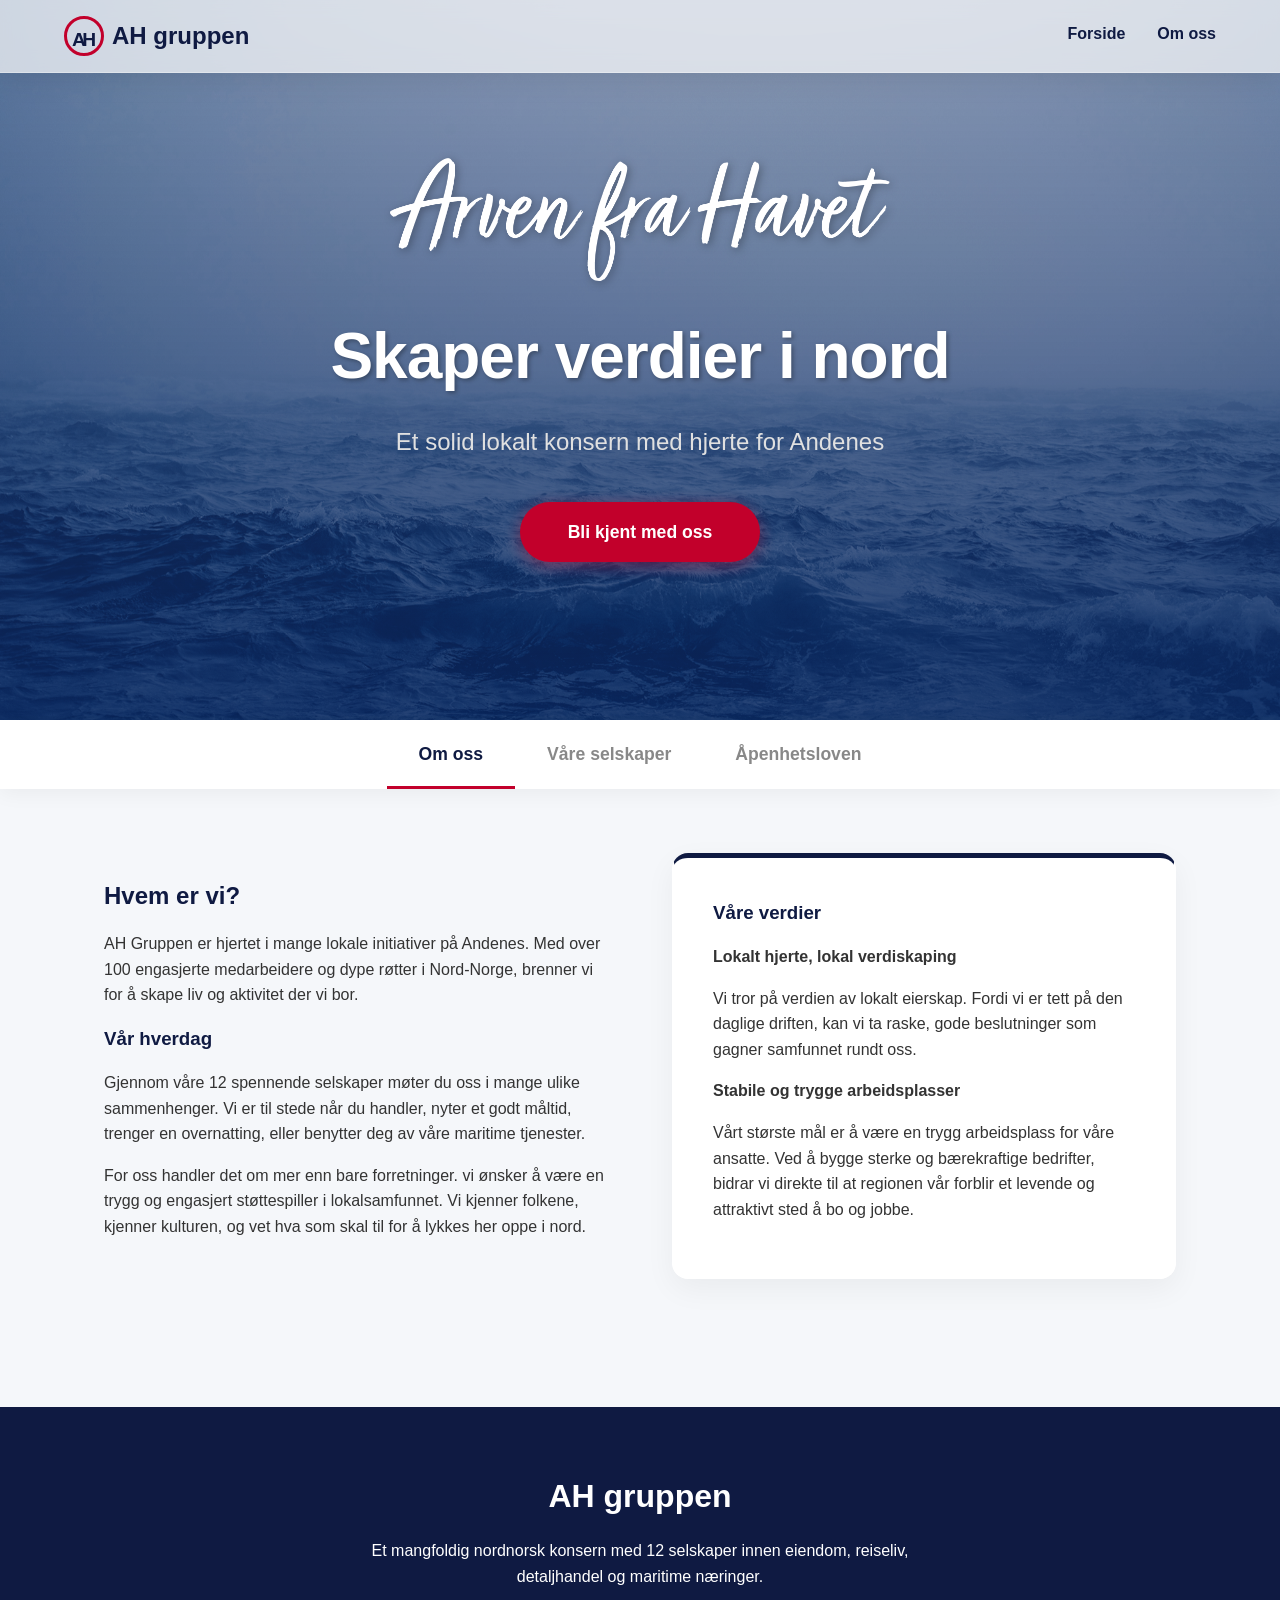
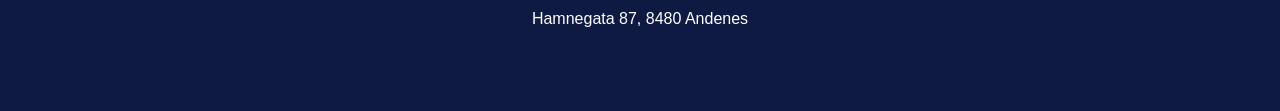
<file: index.html>
<!DOCTYPE html>
<html lang="no">
<head>
    <meta charset="UTF-8">
    <meta name="viewport" content="width=device-width, initial-scale=1.0">
    <title>AH Gruppen - Arven fra Havet</title>
    <meta name="description" content="AH Gruppen er et nordnorsk konsern med virksomhet innen eiendom, detaljhandel og maritime næringer.">
    <link rel="stylesheet" href="style.css">
    <link rel="preconnect" href="https://fonts.googleapis.com">
    <link rel="preconnect" href="https://fonts.gstatic.com" crossorigin>
    <link rel="icon" href="assets/AHLOGO.png" type="image/png">
    <script src="app.js" defer></script>
</head>
<body>
    <header class="navbar glass-effect">
        <div class="logo">
            <span class="logo-circle">
                <span class="logo-a">A</span>
                <span class="logo-h">H</span>
            </span>
            <span class="logo-text">AH gruppen</span>
        </div>
        <nav class="nav-links">
            <a href="#home" class="nav-item">Forside</a>
            <a href="#om-oss" class="nav-item">Om oss</a>
        </nav>
        <button class="menu-toggle" aria-label="Toggle menu">
            <span></span>
            <span></span>
            <span></span>
        </button>
    </header>

    <main>
        <section class="hero" id="home">
            <div class="hero-bg"></div>
            <div class="hero-content">
                <img src="assets/ArvenfraHavet.hvit.png" alt="Arven fra Havet" class="hero-logo">
                <h1 class="title">Skaper verdier i nord</h1>
                <p class="year">Et solid lokalt konsern med hjerte for Andenes</p>
                <a href="#rapport-innhold" class="scroll-down">Bli kjent med oss</a>
            </div>
        </section>

        <div class="report-nav-wrapper" id="rapport-innhold">
            <nav class="report-nav">
                <button class="tab-btn active" data-target="om-oss">Om oss</button>
                <button class="tab-btn" data-target="selskaper">Våre selskaper</button>
                <button class="tab-btn" data-target="slik-jobber-vi">Åpenhetsloven</button>
            </nav>
        </div>

        <div class="report-content-container">
            <section id="om-oss" class="report-section active fade-in-up">
                <div class="split-layout">
                    <div class="text-col">
                        <h2>Hvem er vi?</h2>
                        <p>AH Gruppen er hjertet i mange lokale initiativer på Andenes. Med over 100 engasjerte medarbeidere og dype røtter i Nord-Norge, brenner vi for å skape liv og aktivitet der vi bor.</p>
                        
                        <h3>Vår hverdag</h3>
                        <p>Gjennom våre 12 spennende selskaper møter du oss i mange ulike sammenhenger. Vi er til stede når du handler, nyter et godt måltid, trenger en overnatting, eller benytter deg av våre maritime tjenester.</p>
                        <p>For oss handler det om mer enn bare forretninger. vi ønsker å være en trygg og engasjert støttespiller i lokalsamfunnet. Vi kjenner folkene, kjenner kulturen, og vet hva som skal til for å lykkes her oppe i nord.</p>
                    </div>
                    <div class="img-col">
                         <div class="card glass-card">
                            <h3>Våre verdier</h3>
                            <p><strong>Lokalt hjerte, lokal verdiskaping</strong></p>
                            <p>Vi tror på verdien av lokalt eierskap. Fordi vi er tett på den daglige driften, kan vi ta raske, gode beslutninger som gagner samfunnet rundt oss.</p>
                            <p><strong>Stabile og trygge arbeidsplasser</strong></p>
                            <p>Vårt største mål er å være en trygg arbeidsplass for våre ansatte. Ved å bygge sterke og bærekraftige bedrifter, bidrar vi direkte til at regionen vår forblir et levende og attraktivt sted å bo og jobbe.</p>
                        </div>
                    </div>
                </div>
            </section>

            <section id="slik-jobber-vi" class="report-section fade-in-up">
                <div class="split-layout reverse">
                     <div class="text-col">
                        <h2>Åpenhetsloven i AH Gruppen</h2>
                        <p>Denne redegjørelsen er gjeldende for AH Gruppen AS med datterselskaper.</p>
                        <p>AH Gruppen har arbeidet med å implementere Åpenhetsloven i tråd med OECDs modell for aktsomhetsvurderinger for ansvarlig næringsliv. Våre aktsomhetsvurderinger foretas i tråd med OECDs retningslinjer for flernasjonale selskaper på området for menneskerettigheter.</p>
                        
                        <h3>Forklaring av ansvar</h3>
                        <p>Arbeidet med å sikre etterlevelse er forankret i styret. Daglig leder <strong>Arne Roald Heggelund-Larssen</strong> har overordnet ansvar for etterlevelse i det daglige.</p>
                        
                        <h3>Vårt verdigrunnlag</h3>
                        <p>Målet er fornøyde kunder, ansatte og samarbeidspartnere. Vi har et verdigrunnlag som bygger på ansvarlighet, langsiktighet og lokal forankring.</p>
                        
                        <a href="rapport.html" class="scroll-down" style="margin-top: 1.5rem; display: block; width: fit-content; margin-left: auto; margin-right: auto;">Les hele PDF-rapporten</a>
                    </div>
                    <div class="img-col process-circle-placeholder">
                        <div class="oecd-circle">
                            <div class="center-text">OECD<br>Modell</div>
                        </div>
                    </div>
                </div>
            </section>



            <section id="selskaper" class="report-section fade-in-up">
                <div class="full-width">
                    <h2>Våre selskaper</h2>
                    <div class="company-grid">
                        <a href="https://arresten.no" target="_blank" class="company-card">
                            <img src="assets/aac83d_3b5fa90a2b704b5297f418d4dfc387cd~mv2.png" alt="Selskap 2">
                        </a>
                        <a href="https://www.facebook.com/Lysverket.kafe/" target="_blank" class="company-card">
                            <img src="assets/aac83d_f4cbfabc9f4441aebbacd36be75088aa~mv2.png" alt="Selskap 3">
                        </a>
                        <a href="https://whalesafari.no/?lang=no" target="_blank" class="company-card">
                            <img src="assets/aac83d_32205778651f49daafca48d1828f7538~mv2.png" alt="Selskap 4">
                        </a>
                        <a href="https://www.andenessuitehotel.no/" target="_blank" class="company-card">
                            <img src="assets/aac83d_a953aceeb54547218968ed5c8ba08563~mv2.png" alt="Selskap 5">
                        </a>
                        <a href="https://ofs-norge.no/" target="_blank" class="company-card">
                            <img src="assets/aac83d_bc4f94c9ae6c4c5cbbd0ec0c95c60480~mv2.png" alt="Selskap 6" class="invert-img">
                        </a>
                        <a href="https://www.facebook.com/andenesbaatservice" target="_blank" class="company-card">
                            <img src="assets/aac83d_58f4098a07b74561a07a82858064d2a5~mv2.png" alt="Selskap 7">
                        </a>
                        <a href="https://www.arresten.no/fyrvika" target="_blank" class="company-card">
                            <img src="assets/aac83d_97dc7578e2044f23bb555dcc6c09b125~mv2.png" alt="Selskap 8">
                        </a>
                        <a href="https://whale2sea.no/en" target="_blank" class="company-card">
                            <img src="assets/aac83d_77a7f953963f45b497f2e26a3e6ff512~mv2.png" alt="Selskap 9">
                        </a>
                        <a href="https://thewhale.com/" target="_blank" class="company-card">
                            <img src="assets/aac83d_772e03fec16b49ef92990f8fdca13bad~mv2.png" alt="Selskap 10" class="invert-img">
                        </a>
                        <a href="https://www.facebook.com/p/Shell-Andenes-Servicesenter-100053445225349/" target="_blank" class="company-card">
                            <img src="assets/aac83d_9e0b360ad3ab49a1a5e55ad68b7fd964~mv2.png" alt="Selskap 11">
                        </a>
                        <a href="https://activregnskap.no/" target="_blank" class="company-card">
                            <img src="assets/aac83d_c06fdcad24f74ef7957b99fea6c6e834~mv2.png" alt="Selskap 12">
                        </a>
                    </div>
                </div>
            </section>
        </div>
    </main>

    <footer class="footer">
        <div class="footer-content">
            <div class="logo-small">AH gruppen</div>
            <p>Et mangfoldig nordnorsk konsern med 12 selskaper innen eiendom, reiseliv, detaljhandel og maritime næringer.</p>
            <p>Hamnegata 87, 8480 Andenes</p>
          <!--  <p>Signert av styret, Andenes, 21.05.2026</p>-->
        </div>
    </footer>

</body>
</html>
</file>
<file: style.css>
:root {
    --navy-blue: #0f1a42;
    --navy-light: #1b2f7a;
    --red: #c2002b;
    --light-blue: #f2f5f9;
    --white: #ffffff;
    --gray-light: #f5f7fa;
    --gray-dark: #333333;
    --font-primary: 'Helvetica Neue', Helvetica, Arial, sans-serif;
    --transition: all 0.3s ease;
}

* {
    margin: 0;
    padding: 0;
    box-sizing: border-box;
}

html {
    scroll-behavior: smooth;
}

body {
    font-family: var(--font-primary);
    color: var(--gray-dark);
    background-color: var(--gray-light);
    line-height: 1.6;
    overflow-x: hidden;
    -webkit-font-smoothing: antialiased;
}

h1, h2, h3, h4 {
    color: var(--navy-blue);
    margin-bottom: 1rem;
    font-weight: 600;
}

p {
    margin-bottom: 1rem;
}

.navbar {
    position: fixed;
    top: 0;
    left: 0;
    width: 100%;
    display: flex;
    justify-content: space-between;
    align-items: center;
    padding: 1rem 5%;
    z-index: 1000;
    transition: padding 0.3s ease, background-color 0.3s ease, backdrop-filter 0.3s ease;
}

.glass-effect {
    background: rgba(255, 255, 255, 0.7);
    backdrop-filter: blur(10px);
    -webkit-backdrop-filter: blur(10px);
    border-bottom: 1px solid rgba(255, 255, 255, 0.3);
    box-shadow: 0 4px 30px rgba(0, 0, 0, 0.1);
}

.solid-effect {
    background: var(--white);
    border-bottom: 1px solid rgba(0, 0, 0, 0.05);
    box-shadow: 0 4px 30px rgba(0, 0, 0, 0.05);
}

.navbar.scrolled {
    background: rgba(255, 255, 255, 0.95);
    padding: 0.8rem 5%;
}

.logo {
    display: flex;
    align-items: center;
    gap: 0.5rem;
    font-weight: 700;
    font-size: 1.5rem;
    color: var(--navy-blue);
}

.logo-circle {
    width: 40px;
    height: 40px;
    border-radius: 50%;
    border: 3px solid var(--red);
    display: flex;
    align-items: center;
    justify-content: center;
    position: relative;
}

.logo-a {
    color: var(--navy-blue);
    font-size: 1.2rem;
    position: absolute;
    left: 5px;
    top: 6px;
}

.logo-h {
    color: var(--navy-blue);
    font-size: 1.2rem;
    position: absolute;
    right: 5px;
    top: 6px;
}

.nav-links {
    display: flex;
    gap: 2rem;
}

.nav-item {
    text-decoration: none;
    color: var(--navy-blue);
    font-weight: 600;
    position: relative;
    padding-bottom: 5px;
    transition: var(--transition);
}

.nav-item::after {
    content: '';
    position: absolute;
    width: 0;
    height: 2px;
    bottom: 0;
    left: 0;
    background-color: var(--red);
    transition: var(--transition);
}

.nav-item:hover::after, .nav-item.active::after {
    width: 100%;
}

.menu-toggle {
    display: none;
}

.hero {
    height: 80vh;
    min-height: 600px;
    position: relative;
    display: flex;
    align-items: center;
    justify-content: center;
    text-align: center;
    color: var(--white);
    padding: 0 5%;
    overflow: hidden;
}

.hero-bg {
    position: absolute;
    top: 0;
    left: 0;
    width: 100%;
    height: 100%;
    background-image: url('assets/2d157c2fa8d141f5b62a4b224ae4c3c3.jpg');
    background-size: cover;
    background-position: center;
    z-index: -2;
    transform: scale(1.05);
    animation: zoomOut 20s infinite alternate linear;
    will-change: transform;
    -webkit-backface-visibility: hidden;
    backface-visibility: hidden;
}

@keyframes zoomOut {
    from { transform: scale(1.05); }
    to { transform: scale(1.1); }
}

.hero::before {
    content: '';
    position: absolute;
    top: 0;
    left: 0;
    width: 100%;
    height: 100%;
    background: linear-gradient(to bottom, rgba(0,32,91,0.4) 0%, rgba(0,32,91,0.8) 100%);
    z-index: -1;
}

.hero-content {
    max-width: 800px;
    animation: fadeInUp 1s ease-out;
}

.hero .hero-logo {
    max-width: 500px;
    width: 100%;
    margin-bottom: 1rem;
    height: auto;
    filter: drop-shadow(2px 2px 4px rgba(0,0,0,0.3));
}

.hero .title {
    font-size: 4rem;
    font-weight: 700;
    margin-bottom: 1rem;
    color: var(--white);
    letter-spacing: -1px;
    text-shadow: 2px 2px 4px rgba(0,0,0,0.3);
}

.hero .year {
    font-size: 1.5rem;
    margin-bottom: 2.5rem;
    color: #e0e0e0;
}

.scroll-down {
    display: inline-block;
    padding: 1rem 3rem;
    background-color: var(--red);
    color: var(--white);
    text-decoration: none;
    border-radius: 50px;
    font-weight: 600;
    font-size: 1.1rem;
    transition: var(--transition);
    box-shadow: 0 4px 15px rgba(200, 16, 46, 0.4);
}

.scroll-down:hover {
    background-color: #a00d25;
    transform: translateY(-3px);
    box-shadow: 0 10px 25px rgba(200, 16, 46, 0.5);
}

.report-nav-wrapper {
    background-color: var(--white);
    position: sticky;
    top: 68px; /* Below navbar */
    z-index: 900;
    box-shadow: 0 4px 20px rgba(0,0,0,0.05);
}

.report-nav {
    display: flex;
    justify-content: center;
    max-width: 1200px;
    margin: 0 auto;
    overflow-x: auto;
}

.tab-btn {
    background: none;
    border: none;
    padding: 1.5rem 2rem;
    font-size: 1.1rem;
    font-weight: 600;
    color: #888;
    cursor: pointer;
    position: relative;
    transition: var(--transition);
    font-family: var(--font-primary);
    white-space: nowrap;
}

.tab-btn::after {
    content: '';
    position: absolute;
    bottom: 0;
    left: 0;
    width: 100%;
    height: 3px;
    background-color: var(--red);
    transform: scaleX(0);
    transition: transform 0.3s ease;
}

.tab-btn:hover {
    color: var(--navy-blue);
    background-color: var(--gray-light);
}

.tab-btn.active {
    color: var(--navy-blue);
}

.tab-btn.active::after {
    transform: scaleX(1);
}

.report-content-container {
    max-width: 1200px;
    margin: 0 auto;
    padding: 4rem 5%;
    min-height: 50vh;
}

.report-section {
    display: none;
    animation: fadeIn 0.5s ease-out;
}

.report-section.active {
    display: block;
}

.split-layout {
    display: grid;
    grid-template-columns: 1fr 1fr;
    gap: 4rem;
    align-items: center;
}

.split-layout.reverse {
    direction: rtl;
}

.split-layout.reverse > * {
    direction: ltr;
}

.full-width {
    width: 100%;
}

.glass-card {
    background: rgba(255, 255, 255, 0.8);
    backdrop-filter: blur(20px);
    -webkit-backdrop-filter: blur(20px);
    border: 1px solid rgba(255,255,255,1);
    box-shadow: 0 20px 40px rgba(0,0,0,0.05);
    padding: 2.5rem;
    border-radius: 20px;
    -webkit-backface-visibility: hidden;
    backface-visibility: hidden;
}

.fancy-list {
    list-style: none;
    margin-top: 1rem;
}

.fancy-list li {
    padding: 0.8rem 0;
    border-bottom: 1px solid rgba(0,32,91,0.05);
    position: relative;
    padding-left: 1.5rem;
    font-weight: 400;
}

.fancy-list li:last-child {
    border-bottom: none;
}

.fancy-list li::before {
    content: '→';
    color: var(--red);
    position: absolute;
    left: 0;
    font-weight: bold;
}

.grid-cards {
    display: grid;
    grid-template-columns: repeat(auto-fit, minmax(300px, 1fr));
    gap: 2rem;
    margin-top: 2rem;
}

.card {
    background: var(--white);
    padding: 2.5rem;
    border-radius: 16px;
    box-shadow: 0 10px 30px rgba(0,0,0,0.05);
    transition: transform 0.3s ease, box-shadow 0.3s ease;
    border-top: 5px solid var(--navy-blue);
    display: flex;
    flex-direction: column;
}

.card:hover {
    transform: translateY(-8px);
    box-shadow: 0 20px 40px rgba(0,0,0,0.1);
}

.highlight-card {
    border-top-color: var(--red);
    background-color: var(--navy-blue);
    color: var(--white);
}

.highlight-card h3 {
    color: var(--white);
}

.rounded-img {
    width: 100%;
    border-radius: 20px;
    object-fit: cover;
    transition: var(--transition);
}

.rounded-img:hover {
    transform: scale(1.02);
}

.shadow-lg {
    box-shadow: 0 25px 50px -12px rgba(0,0,0,0.25);
}

.process-steps {
    list-style: none;
    margin-top: 1.5rem;
}

.process-steps li {
    padding: 1.5rem;
    margin-bottom: 1rem;
    background: var(--white);
    border-radius: 12px;
    border-left: 5px solid var(--red);
    box-shadow: 0 5px 15px rgba(0,0,0,0.05);
    transition: var(--transition);
}

.process-steps li:hover {
    transform: translateX(10px);
}

.alert {
    padding: 1.5rem;
    border-radius: 12px;
    margin-top: 2rem;
    line-height: 1.5;
}

.alert-success {
    background-color: #f0fdf4;
    color: #166534;
    border-left: 5px solid #22c55e;
}

.mt-4 {
    margin-top: 2rem;
}

.company-grid {
    display: grid;
    grid-template-columns: repeat(auto-fit, minmax(200px, 1fr));
    gap: 3rem;
    align-items: center;
    justify-items: center;
}

.company-card {
    background: var(--white);
    padding: 2rem;
    border-radius: 12px;
    box-shadow: 0 5px 15px rgba(0,0,0,0.05);
    transition: var(--transition);
    display: flex;
    justify-content: center;
    align-items: center;
    width: 100%;
    aspect-ratio: 16/9;
}

.company-card:hover {
    transform: translateY(-5px);
    box-shadow: 0 15px 30px rgba(0,0,0,0.1);
}

.company-card img {
    max-width: 100%;
    max-height: 100%;
    object-fit: contain;
}

.invert-img {
    filter: invert(1) brightness(1.2);
}

.process-circle-placeholder {
    display: flex;
    justify-content: center;
    align-items: center;
}

.oecd-circle {
    width: 250px;
    height: 250px;
    border-radius: 50%;
    border: 15px solid var(--navy-blue);
    border-top-color: var(--red);
    border-right-color: var(--light-blue);
    display: flex;
    align-items: center;
    justify-content: center;
    animation: spin 15s linear infinite;
    position: relative;
    box-shadow: 0 15px 35px rgba(0,0,0,0.1);
    will-change: transform;
    -webkit-backface-visibility: hidden;
    backface-visibility: hidden;
}

.oecd-circle .center-text {
    animation: reverse-spin 15s linear infinite;
    font-weight: 700;
    color: var(--navy-blue);
    font-size: 1.5rem;
    text-align: center;
    will-change: transform;
    -webkit-backface-visibility: hidden;
    backface-visibility: hidden;
}

@keyframes spin { 100% { transform: rotate(360deg); } }
@keyframes reverse-spin { 100% { transform: rotate(-360deg); } }

.footer {
    background-color: var(--navy-blue);
    color: var(--white);
    text-align: center;
    padding: 4rem 5%;
    margin-top: 4rem;
}

.footer-content {
    max-width: 600px;
    margin: 0 auto;
}

.footer .logo-small {
    font-size: 2rem;
    font-weight: 700;
    margin-bottom: 1rem;
    color: var(--white);
}

@keyframes fadeInUp {
    from {
        opacity: 0;
        transform: translateY(40px);
    }
    to {
        opacity: 1;
        transform: translateY(0);
    }
}

@keyframes fadeIn {
    from { opacity: 0; }
    to { opacity: 1; }
}

.fade-in-up {
    animation: fadeInUp 0.8s cubic-bezier(0.1, 0.7, 0.1, 1) forwards;
}

@media (max-width: 768px) {
    .split-layout {
        grid-template-columns: 1fr;
        gap: 2rem;
    }
    
    .hero .title {
        font-size: 2rem;
    }
    
    .hero .subtitle {
        font-size: 1.5rem;
    }
    
    .logo {
        font-size: 1.2rem;
        gap: 0.25rem;
    }
    
    .logo-circle {
        width: 32px;
        height: 32px;
    }
    
    .logo-a, .logo-h {
        font-size: 1rem;
        top: 4px;
    }
    
    .logo-a { left: 4px; }
    .logo-h { right: 4px; }
    
    .split-layout.reverse {
        direction: ltr;
    }
    
    .card, .glass-card {
        padding: 1.5rem;
    }
    
    .oecd-circle {
        width: 200px;
        height: 200px;
    }
    
    .menu-toggle {
        display: flex;
        flex-direction: column;
        justify-content: space-between;
        width: 30px;
        height: 21px;
        background: transparent;
        border: none;
        cursor: pointer;
        z-index: 1001;
    }

    .menu-toggle span {
        width: 100%;
        height: 3px;
        background-color: var(--navy-blue);
        border-radius: 10px;
        transition: transform 0.3s ease, opacity 0.3s ease;
    }
    
    .menu-toggle.active span:nth-child(1) {
        transform: translateY(9px) rotate(45deg);
    }
    .menu-toggle.active span:nth-child(2) {
        opacity: 0;
    }
    .menu-toggle.active span:nth-child(3) {
        transform: translateY(-9px) rotate(-45deg);
    }

    .nav-links {
        display: flex;
        flex-direction: column;
        position: absolute;
        top: 100%;
        left: 0;
        width: 100%;
        background: rgba(255, 255, 255, 0.98);
        box-shadow: 0 10px 20px rgba(0,0,0,0.1);
        padding: 2rem 5%;
        transform: translateY(-150%);
        transition: transform 0.3s ease-in-out, opacity 0.3s ease-in-out;
        z-index: 1000;
        opacity: 0;
        pointer-events: none;
        gap: 1.5rem;
        align-items: center;
    }
    
    .nav-links.open {
        transform: translateY(0);
        opacity: 1;
        pointer-events: auto;
    }

    .report-nav {
        justify-content: flex-start;
    }
    
    .report-nav-wrapper {
        top: 57px;
    }
    
    .tab-btn {
        padding: 1rem 1.5rem;
    }
}

@media (max-width: 992px) {
    .pdf-viewer-container {
        flex-direction: column;
        height: calc(100vh - 70px);
    }
    
    .pdf-sidebar {
        display: none;
    }
}

#selskaper h2 {
    text-align: center;
    margin-bottom: 3rem;
}

.pdf-viewer-container {
    display: flex;
    height: 100vh;
    padding-top: 70px;
    overflow: hidden; /* Prevent page-level scrollbars, force scroll inside sidebar/canvas */
}
.pdf-sidebar {
    width: 350px;
    background: var(--white);
    padding: 2rem;
    overflow-y: auto;
    border-right: 1px solid rgba(0,0,0,0.05);
    box-shadow: 2px 0 10px rgba(0,0,0,0.02);
    flex-shrink: 0; /* Prevent sidebar from squishing below target width */
}
.pdf-content {
    flex-grow: 1;
    background: #e5e5e5;
    min-width: 0; /* Crucial: allow content pane to shrink below its children's natural width */
    overflow: hidden;
    display: flex;
    flex-direction: column;
}
.pdf-sidebar h2 {
    font-size: 1.5rem;
    margin-bottom: 1.5rem;
    color: var(--navy-blue);
}
.pdf-shortcuts {
    list-style: none;
}
.pdf-shortcuts li {
    margin-bottom: 0.8rem;
}
.pdf-shortcuts button {
    background: var(--gray-light);
    border: 1px solid transparent;
    text-align: left;
    font-size: 1.05rem;
    color: var(--gray-dark);
    cursor: pointer;
    width: 100%;
    padding: 1rem;
    border-radius: 8px;
    transition: var(--transition);
    font-weight: 500;
}
.pdf-shortcuts button:hover {
    background: var(--white);
    border-color: var(--red);
    color: var(--navy-blue);
    transform: translateX(5px);
}
.pdf-shortcuts button.active {
    background: var(--red);
    color: var(--white);
    border-color: var(--red);
}
.pdf-frame {
    width: 100%;
    height: 100%;
    border: none;
}

/* Custom PDF canvas viewer styling */
.pdf-viewer-wrapper {
    display: flex;
    flex-direction: column;
    height: 100%;
    width: 100%;
    background: #e5e5e5;
}

.pdf-viewer-wrapper.hidden {
    display: none !important;
}

.pdf-toolbar {
    display: flex;
    justify-content: space-between;
    align-items: center;
    background: var(--navy-blue);
    color: var(--white);
    padding: 0.75rem 1.5rem;
    box-shadow: 0 2px 5px rgba(0,0,0,0.1);
    z-index: 10;
    flex-shrink: 0; /* Prevent vertical collapsing when canvas content is large */
}

.pdf-toolbar-left {
    display: flex;
    align-items: center;
    gap: 1rem;
}

.pdf-toolbar-center {
    display: flex;
    align-items: center;
    gap: 0.5rem;
}

.pdf-toolbar-right {
    display: flex;
    align-items: center;
}

.pdf-nav-btn {
    background: rgba(255, 255, 255, 0.1);
    border: 1px solid rgba(255, 255, 255, 0.2);
    color: var(--white);
    padding: 0.4rem 1rem;
    border-radius: 4px;
    cursor: pointer;
    font-size: 0.9rem;
    font-weight: 500;
    transition: var(--transition);
}

.pdf-nav-btn:hover:not(:disabled) {
    background: var(--red);
    border-color: var(--red);
}

.pdf-nav-btn:disabled {
    opacity: 0.4;
    cursor: not-allowed;
}

.pdf-zoom-btn {
    background: rgba(255, 255, 255, 0.1);
    border: 1px solid rgba(255, 255, 255, 0.2);
    color: var(--white);
    width: 32px;
    height: 32px;
    border-radius: 4px;
    cursor: pointer;
    font-size: 1.2rem;
    font-weight: 700;
    display: flex;
    align-items: center;
    justify-content: center;
    transition: var(--transition);
    line-height: 1;
}

.pdf-zoom-btn:hover:not(:disabled) {
    background: var(--red);
    border-color: var(--red);
}

.pdf-zoom-btn:disabled {
    opacity: 0.4;
    cursor: not-allowed;
}

.page-indicator {
    font-size: 0.95rem;
    font-weight: 600;
    min-width: 100px;
    text-align: center;
}

.zoom-indicator {
    font-size: 0.9rem;
    font-weight: 600;
    min-width: 60px;
    text-align: center;
}

.pdf-download-link {
    background: var(--red);
    color: var(--white);
    text-decoration: none;
    padding: 0.4rem 1rem;
    border-radius: 4px;
    font-size: 0.9rem;
    font-weight: 600;
    transition: var(--transition);
    box-shadow: 0 2px 8px rgba(194, 0, 43, 0.3);
}

.pdf-download-link:hover {
    background: #a00d25;
    transform: translateY(-1px);
}

.pdf-canvas-container {
    flex-grow: 1;
    overflow: auto; /* allows both vertical and horizontal scrollbars */
    display: flex;
    flex-direction: column;
    align-items: center;
    padding: 2rem;
    position: relative;
    background: #525659; /* Standard dark neutral viewer background for better contrast */
    scroll-behavior: smooth;
}

.pdf-page-wrapper {
    position: relative;
    margin-bottom: 2rem;
    box-shadow: 0 10px 30px rgba(0,0,0,0.3);
    background: var(--white);
    display: flex;
    justify-content: center;
    align-items: center;
    transition: width 0.2s ease-out;
    width: 100%;
    max-width: 100%;
}

.pdf-page-wrapper:last-child {
    margin-bottom: 0;
}

.pdf-page-wrapper canvas {
    width: 100%;
    height: 100%;
    display: block;
}

.page-loading-placeholder {
    position: absolute;
    top: 0;
    left: 0;
    width: 100%;
    height: 100%;
    display: flex;
    justify-content: center;
    align-items: center;
    background: #e0e0e0;
    color: #666;
    font-size: 1.1rem;
    font-weight: 500;
    z-index: 1;
}

.pdf-loader {
    position: absolute;
    top: 0;
    left: 0;
    width: 100%;
    height: 100%;
    background: rgba(82, 86, 89, 0.85);
    color: var(--white);
    display: flex;
    flex-direction: column;
    justify-content: center;
    align-items: center;
    z-index: 5;
    transition: opacity 0.3s ease;
}

.pdf-loader.hidden {
    opacity: 0;
    pointer-events: none;
}

.spinner {
    width: 40px;
    height: 40px;
    border: 4px solid rgba(255, 255, 255, 0.1);
    border-top-color: var(--red);
    border-radius: 50%;
    animation: spin 1s linear infinite;
    margin-bottom: 1rem;
}

.fallback-hidden {
    display: none !important;
}

@media (max-width: 768px) {
    .pdf-canvas-container {
        padding: 0.5rem;
    }
    .pdf-toolbar {
        padding: 0.4rem 0.5rem;
        flex-direction: row;
        flex-wrap: wrap;
        gap: 0.4rem;
        justify-content: space-between;
    }
    .pdf-toolbar-left, .pdf-toolbar-center, .pdf-toolbar-right {
        width: auto;
        justify-content: center;
        display: flex;
        gap: 0.3rem;
        flex-grow: 1;
    }
    .pdf-download-link {
        width: auto;
        text-align: center;
        padding: 0.3rem 0.6rem;
        font-size: 0.75rem;
    }
    .page-indicator {
        font-size: 0.8rem;
        min-width: auto;
    }
    .pdf-nav-btn {
        padding: 0.3rem 0.6rem;
        font-size: 0.75rem;
    }
    .pdf-zoom-btn {
        width: 26px;
        height: 26px;
        font-size: 1rem;
    }
    .zoom-indicator {
        min-width: 40px;
        font-size: 0.8rem;
    }
}

@media (max-width: 1200px) {
    .pdf-sidebar {
        width: 280px;
        padding: 1.5rem;
    }
    .pdf-sidebar h2 {
        font-size: 1.3rem;
    }
    .pdf-shortcuts button {
        padding: 0.8rem;
        font-size: 0.95rem;
    }
}
</file>
